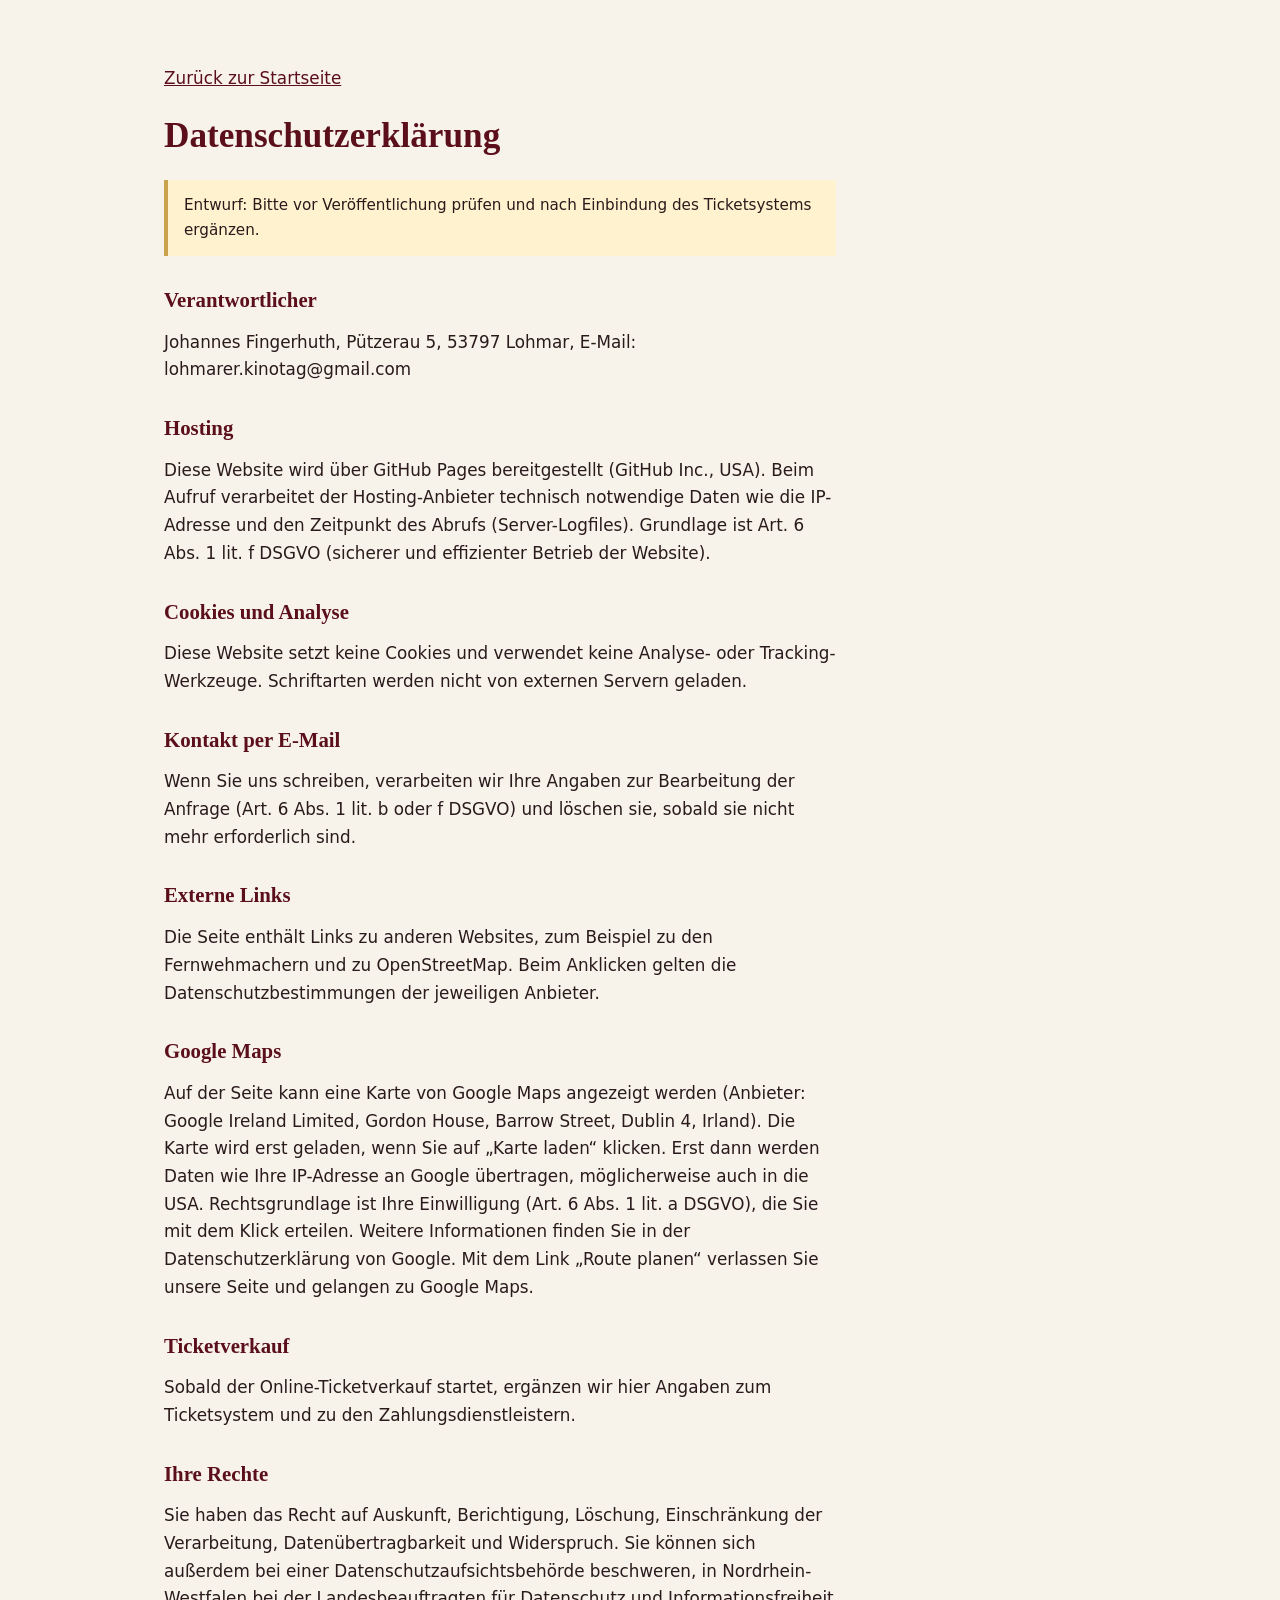
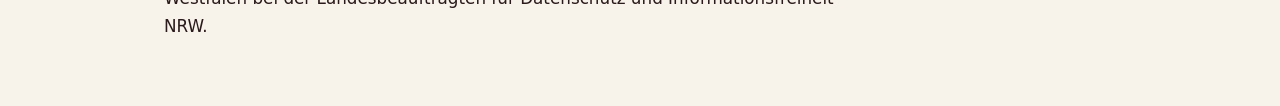
<file: datenschutz.html>
<!DOCTYPE html>
<html lang="de"><head><meta charset="utf-8"><meta name="viewport" content="width=device-width, initial-scale=1"><title>Datenschutz – Lohmarer Kinotag</title><link rel="stylesheet" href="style.css"></head>
<body><main class="seite"><div class="wrap">
<p><a href="index.html">Zurück zur Startseite</a></p>
<h1>Datenschutzerklärung</h1>
<p class="hinweis">Entwurf: Bitte vor Veröffentlichung prüfen und nach Einbindung des Ticketsystems ergänzen.</p>
<h2>Verantwortlicher</h2>
<p>Johannes Fingerhuth, Pützerau 5, 53797 Lohmar, E-Mail: lohmarer.kinotag@gmail.com</p>
<h2>Hosting</h2>
<p>Diese Website wird über GitHub Pages bereitgestellt (GitHub Inc., USA). Beim Aufruf verarbeitet der Hosting-Anbieter technisch notwendige Daten wie die IP-Adresse und den Zeitpunkt des Abrufs (Server-Logfiles). Grundlage ist Art. 6 Abs. 1 lit. f DSGVO (sicherer und effizienter Betrieb der Website).</p>
<h2>Cookies und Analyse</h2>
<p>Diese Website setzt keine Cookies und verwendet keine Analyse- oder Tracking-Werkzeuge. Schriftarten werden nicht von externen Servern geladen.</p>
<h2>Kontakt per E-Mail</h2>
<p>Wenn Sie uns schreiben, verarbeiten wir Ihre Angaben zur Bearbeitung der Anfrage (Art. 6 Abs. 1 lit. b oder f DSGVO) und löschen sie, sobald sie nicht mehr erforderlich sind.</p>
<h2>Externe Links</h2>
<p>Die Seite enthält Links zu anderen Websites, zum Beispiel zu den Fernwehmachern und zu OpenStreetMap. Beim Anklicken gelten die Datenschutzbestimmungen der jeweiligen Anbieter.</p>
<h2>Google Maps</h2>
<p>Auf der Seite kann eine Karte von Google Maps angezeigt werden (Anbieter: Google Ireland Limited, Gordon House, Barrow Street, Dublin 4, Irland). Die Karte wird erst geladen, wenn Sie auf „Karte laden“ klicken. Erst dann werden Daten wie Ihre IP-Adresse an Google übertragen, möglicherweise auch in die USA. Rechtsgrundlage ist Ihre Einwilligung (Art. 6 Abs. 1 lit. a DSGVO), die Sie mit dem Klick erteilen. Weitere Informationen finden Sie in der Datenschutzerklärung von Google. Mit dem Link „Route planen“ verlassen Sie unsere Seite und gelangen zu Google Maps.</p>
<h2>Ticketverkauf</h2>
<p>Sobald der Online-Ticketverkauf startet, ergänzen wir hier Angaben zum Ticketsystem und zu den Zahlungsdienstleistern.</p>
<h2>Ihre Rechte</h2>
<p>Sie haben das Recht auf Auskunft, Berichtigung, Löschung, Einschränkung der Verarbeitung, Datenübertragbarkeit und Widerspruch. Sie können sich außerdem bei einer Datenschutzaufsichtsbehörde beschweren, in Nordrhein-Westfalen bei der Landesbeauftragten für Datenschutz und Informationsfreiheit NRW.</p>
</div></main></body></html>
</file>
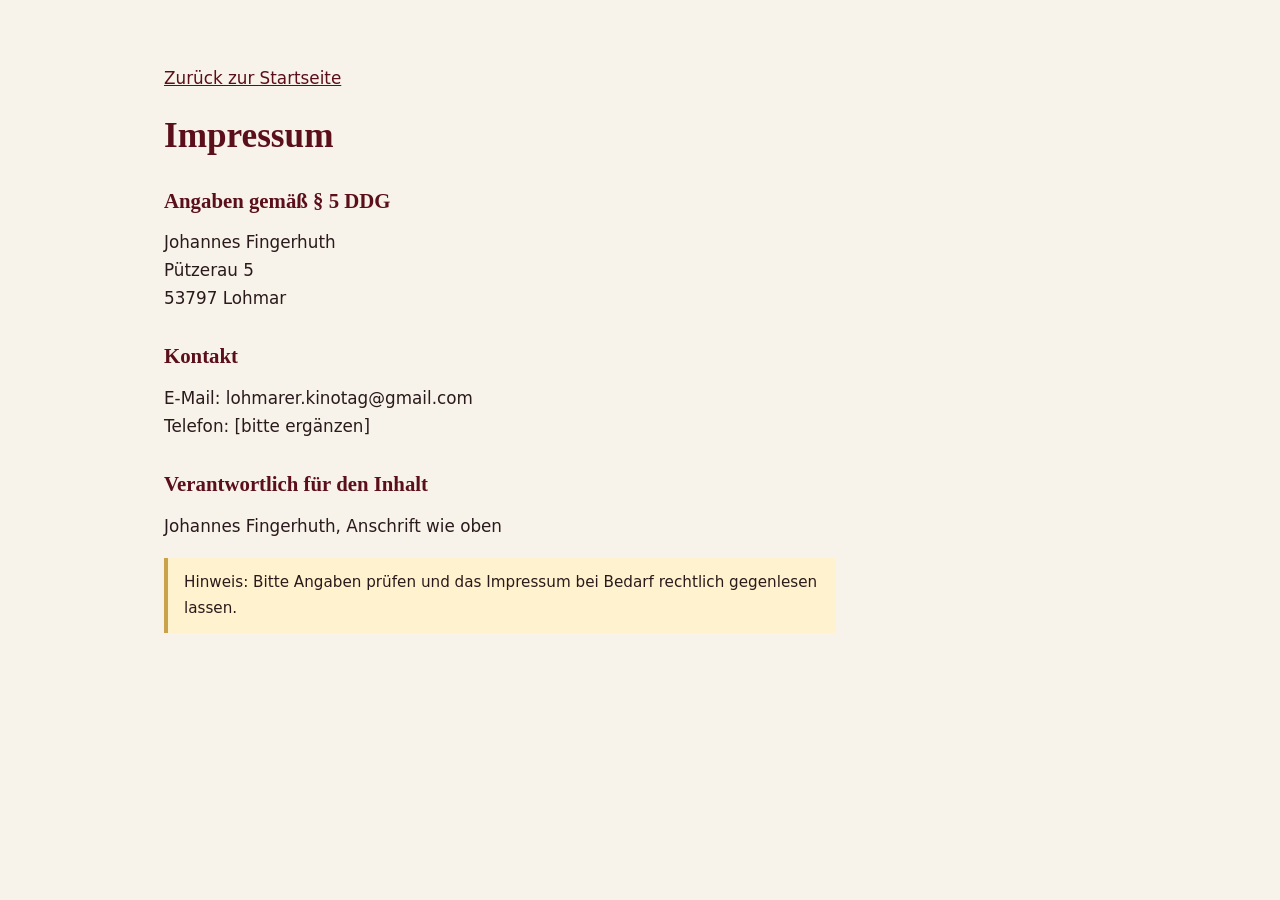
<file: impressum.html>
<!DOCTYPE html>
<html lang="de"><head><meta charset="utf-8"><meta name="viewport" content="width=device-width, initial-scale=1"><title>Impressum – Lohmarer Kinotag</title><link rel="stylesheet" href="style.css"></head>
<body><main class="seite"><div class="wrap">
<p><a href="index.html">Zurück zur Startseite</a></p>
<h1>Impressum</h1>
<h2>Angaben gemäß § 5 DDG</h2>
<p>Johannes Fingerhuth<br>Pützerau 5<br>53797 Lohmar</p>
<h2>Kontakt</h2>
<p>E-Mail: lohmarer.kinotag@gmail.com<br>Telefon: [bitte ergänzen]</p>
<h2>Verantwortlich für den Inhalt</h2>
<p>Johannes Fingerhuth, Anschrift wie oben</p>
<p class="hinweis">Hinweis: Bitte Angaben prüfen und das Impressum bei Bedarf rechtlich gegenlesen lassen.</p>
</div></main></body></html>
</file>
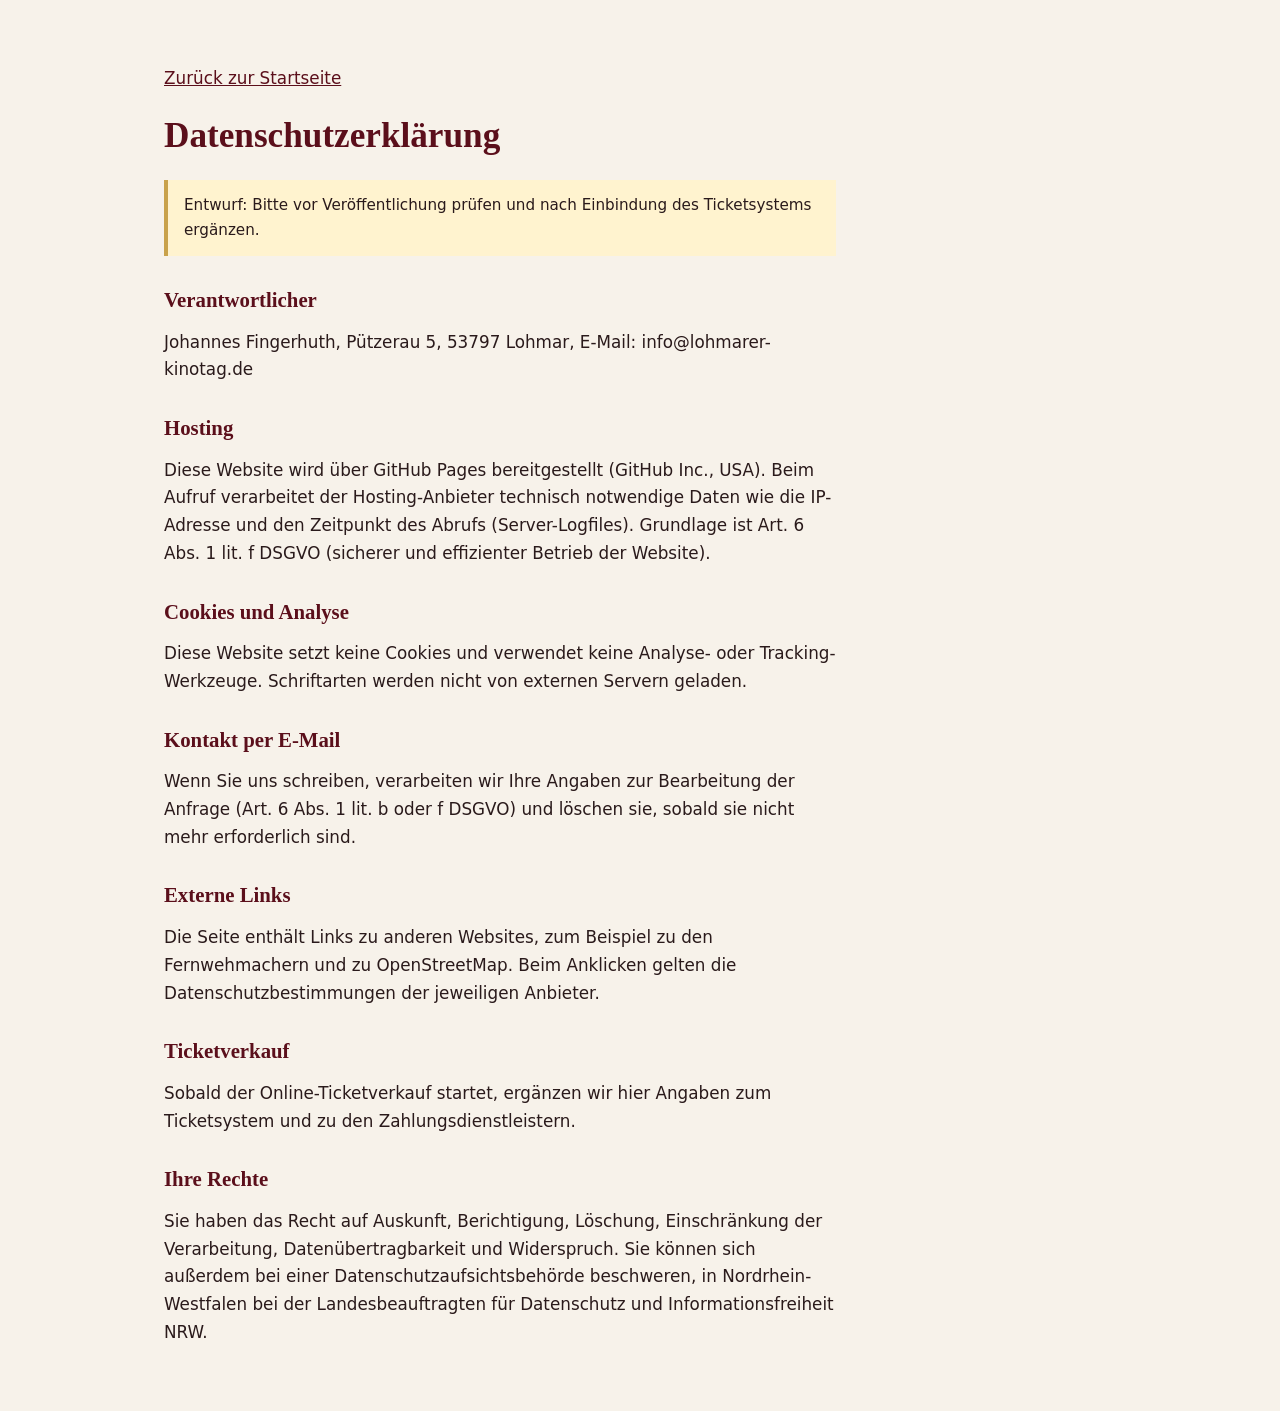
<file: lohmarer-kinotag/datenschutz.html>
<!DOCTYPE html>
<html lang="de"><head><meta charset="utf-8"><meta name="viewport" content="width=device-width, initial-scale=1"><title>Datenschutz – Lohmarer Kinotag</title><link rel="stylesheet" href="style.css"></head>
<body><main class="seite"><div class="wrap">
<p><a href="index.html">Zurück zur Startseite</a></p>
<h1>Datenschutzerklärung</h1>
<p class="hinweis">Entwurf: Bitte vor Veröffentlichung prüfen und nach Einbindung des Ticketsystems ergänzen.</p>
<h2>Verantwortlicher</h2>
<p>Johannes Fingerhuth, Pützerau 5, 53797 Lohmar, E-Mail: info@lohmarer-kinotag.de</p>
<h2>Hosting</h2>
<p>Diese Website wird über GitHub Pages bereitgestellt (GitHub Inc., USA). Beim Aufruf verarbeitet der Hosting-Anbieter technisch notwendige Daten wie die IP-Adresse und den Zeitpunkt des Abrufs (Server-Logfiles). Grundlage ist Art. 6 Abs. 1 lit. f DSGVO (sicherer und effizienter Betrieb der Website).</p>
<h2>Cookies und Analyse</h2>
<p>Diese Website setzt keine Cookies und verwendet keine Analyse- oder Tracking-Werkzeuge. Schriftarten werden nicht von externen Servern geladen.</p>
<h2>Kontakt per E-Mail</h2>
<p>Wenn Sie uns schreiben, verarbeiten wir Ihre Angaben zur Bearbeitung der Anfrage (Art. 6 Abs. 1 lit. b oder f DSGVO) und löschen sie, sobald sie nicht mehr erforderlich sind.</p>
<h2>Externe Links</h2>
<p>Die Seite enthält Links zu anderen Websites, zum Beispiel zu den Fernwehmachern und zu OpenStreetMap. Beim Anklicken gelten die Datenschutzbestimmungen der jeweiligen Anbieter.</p>
<h2>Ticketverkauf</h2>
<p>Sobald der Online-Ticketverkauf startet, ergänzen wir hier Angaben zum Ticketsystem und zu den Zahlungsdienstleistern.</p>
<h2>Ihre Rechte</h2>
<p>Sie haben das Recht auf Auskunft, Berichtigung, Löschung, Einschränkung der Verarbeitung, Datenübertragbarkeit und Widerspruch. Sie können sich außerdem bei einer Datenschutzaufsichtsbehörde beschweren, in Nordrhein-Westfalen bei der Landesbeauftragten für Datenschutz und Informationsfreiheit NRW.</p>
</div></main></body></html>
</file>
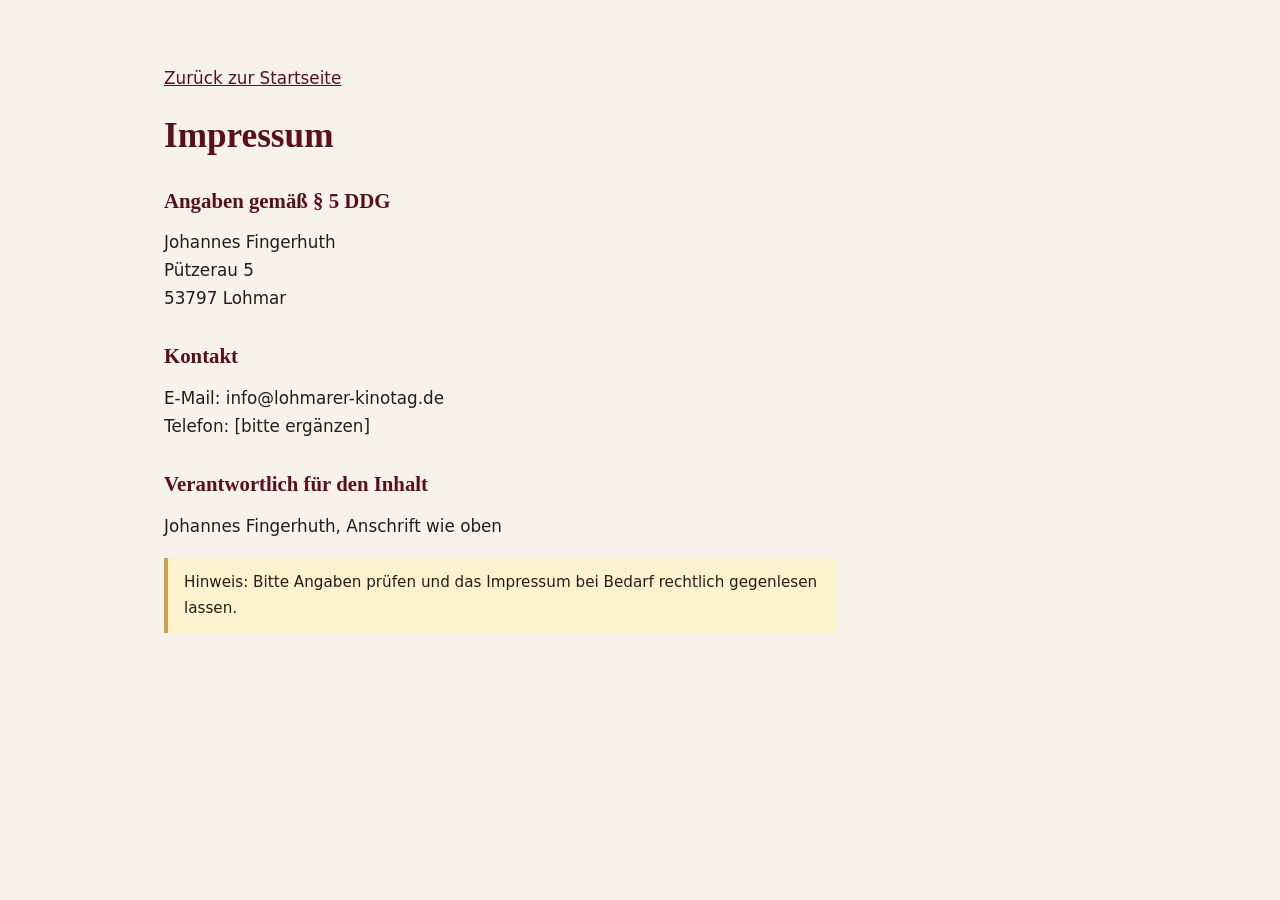
<file: lohmarer-kinotag/impressum.html>
<!DOCTYPE html>
<html lang="de"><head><meta charset="utf-8"><meta name="viewport" content="width=device-width, initial-scale=1"><title>Impressum – Lohmarer Kinotag</title><link rel="stylesheet" href="style.css"></head>
<body><main class="seite"><div class="wrap">
<p><a href="index.html">Zurück zur Startseite</a></p>
<h1>Impressum</h1>
<h2>Angaben gemäß § 5 DDG</h2>
<p>Johannes Fingerhuth<br>Pützerau 5<br>53797 Lohmar</p>
<h2>Kontakt</h2>
<p>E-Mail: info@lohmarer-kinotag.de<br>Telefon: [bitte ergänzen]</p>
<h2>Verantwortlich für den Inhalt</h2>
<p>Johannes Fingerhuth, Anschrift wie oben</p>
<p class="hinweis">Hinweis: Bitte Angaben prüfen und das Impressum bei Bedarf rechtlich gegenlesen lassen.</p>
</div></main></body></html>
</file>
<file: style.css>
:root{--rot:#5b0f1b;--rot-tief:#3a0910;--schwarz:#150c0d;--weiss:#f7f2ea;--gold:#c9a24b;--gold-hell:#e3c882;--text:#2a1a1b;--serif:Georgia,"Palatino Linotype",Palatino,serif;--sans:system-ui,-apple-system,"Segoe UI",Roboto,Arial,sans-serif}
*{box-sizing:border-box}html{scroll-behavior:smooth;scroll-padding-top:4rem}
body{margin:0;font-family:var(--sans);color:var(--text);background:var(--weiss);line-height:1.65;font-size:1.05rem}
img{max-width:100%;height:auto;display:block}a{color:var(--rot)}
:focus-visible{outline:3px solid var(--gold);outline-offset:3px}
.wrap{max-width:62rem;margin:0 auto;padding:0 1.25rem}
h1,h2,h3{font-family:var(--serif);line-height:1.15;font-weight:700}
h2{font-size:clamp(1.7rem,4vw,2.4rem);margin:0 0 1rem;color:var(--rot)}
p{max-width:42rem}
nav{position:sticky;top:0;z-index:5;background:var(--schwarz);border-bottom:2px solid var(--gold)}
nav .wrap{display:flex;gap:1.25rem;align-items:center;overflow-x:auto;white-space:nowrap;padding-top:.7rem;padding-bottom:.7rem}
nav a{color:var(--weiss);text-decoration:none;font-size:.95rem}nav a:hover{color:var(--gold-hell)}
nav .tix{margin-left:auto;background:var(--gold);color:var(--schwarz);padding:.35rem .9rem;border-radius:2px;font-weight:700}
.hero{background:linear-gradient(rgba(58,9,16,.78),rgba(21,12,13,.9)),url(images/hero.jpg) center/cover,var(--rot-tief);color:var(--weiss);padding:5rem 0 4.5rem}
.hero h1{font-size:clamp(2.2rem,7vw,4.4rem);margin:0 0 .5rem;color:var(--weiss)}
.hero .sub{font-family:var(--serif);font-size:clamp(1.2rem,3vw,1.7rem);color:var(--gold-hell);margin:0 0 1.5rem}
.hero p{color:#eadfd2}
.btn{display:inline-block;background:var(--gold);color:var(--schwarz);padding:.8rem 1.6rem;font-weight:700;text-decoration:none;border-radius:2px}
.btn:hover{background:var(--gold-hell)}
.btn.zweit{background:transparent;color:var(--weiss);border:2px solid var(--gold);margin-left:.5rem}
section{padding:3.5rem 0}
.dunkel{background:var(--schwarz);color:var(--weiss)}.dunkel h2{color:var(--gold-hell)}.dunkel a{color:var(--gold-hell)}
.zwei{display:grid;gap:2rem;grid-template-columns:1fr}
@media(min-width:760px){.zwei{grid-template-columns:1fr 1fr;align-items:center}}
.foto{border:3px solid var(--gold);background:var(--rot-tief);min-height:12rem}
.fotos{display:grid;gap:.8rem;grid-template-columns:repeat(auto-fit,minmax(11rem,1fr));margin-top:1.5rem}
.fotos img{width:100%;aspect-ratio:3/2;object-fit:cover;border:2px solid var(--gold);background:var(--rot-tief)}
.ticket{background:var(--weiss);color:var(--text);border:2px dashed var(--rot);outline:6px solid var(--gold);outline-offset:-14px;padding:2rem 1.8rem;max-width:34rem;margin-top:1.5rem}
.ticket dl{margin:0 0 1.2rem;display:grid;grid-template-columns:auto 1fr;gap:.4rem 1.2rem}
.ticket dt{font-weight:700;color:var(--rot)}.ticket dd{margin:0}
.ticket .preis{font-family:var(--serif);font-size:2.4rem;color:var(--rot);margin:0}
.liste{padding-left:1.1rem}.liste li{margin:.35rem 0}
.sponsoren{display:grid;gap:1rem;grid-template-columns:repeat(auto-fit,minmax(13rem,1fr));margin-top:1.2rem}
.sponsor{border:1px solid var(--gold);padding:1.2rem;text-align:center;font-family:var(--serif)}
.sponsor span{display:block;font-family:var(--sans);font-size:.85rem;color:#d8c9b8;margin-top:.3rem}
details{border-bottom:1px solid #cdbfae;padding:.8rem 0}summary{cursor:pointer;font-weight:700;color:var(--rot)}
details p{margin:.6rem 0 0}
footer{background:var(--rot-tief);color:var(--weiss);padding:2rem 0;font-size:.95rem}
footer a{color:var(--gold-hell)}footer .wrap{display:flex;flex-wrap:wrap;gap:1rem 2rem;justify-content:space-between}
.seite{padding:3rem 0}.seite h1{color:var(--rot);font-size:2.2rem}.seite h2{font-size:1.3rem;margin-top:2rem}
.hinweis{background:#fff3cf;border-left:4px solid var(--gold);padding:.8rem 1rem;max-width:42rem;font-size:.95rem}
#fragen summary{color:var(--weiss)}#fragen details p{color:var(--gold)}#fragen details{border-bottom-color:#4a3436}
.plakat{max-width:22rem;width:100%;margin:0 auto}
.routentitel{font-size:1.3rem;color:var(--rot);margin:2.5rem 0 1rem}
.route{list-style:none;margin:0;padding:0;display:grid;gap:0;grid-template-columns:1fr}
.route li{position:relative;padding:0 0 1.2rem 2rem;border-left:2px solid var(--gold);margin-left:.5rem;font-family:var(--serif);font-weight:700;color:var(--rot);font-size:1.1rem}
.route li::before{content:"";position:absolute;left:-.55rem;top:.35rem;width:.9rem;height:.9rem;border-radius:50%;background:var(--gold);border:2px solid var(--rot)}
.route li:last-child{border-left-color:transparent}
.route span{display:block;font-family:var(--sans);font-weight:400;font-size:.9rem;color:var(--text)}
@media(min-width:760px){.route{grid-template-columns:repeat(6,1fr)}.route li{border-left:0;border-top:2px solid var(--gold);margin:0;padding:1.4rem .6rem 0 0}.route li::before{left:0;top:-.5rem}.route li:last-child{border-top-color:var(--gold)}}
.kartenbox{border:3px solid var(--gold);background:var(--rot-tief);min-height:20rem;display:flex;flex-direction:column;align-items:center;justify-content:center;text-align:center;padding:1.5rem;gap:1rem}
.kartenbox iframe{border:0;width:100%;height:100%;min-height:20rem;display:block}
.kartenbox:has(iframe){padding:0;display:block}
.passliste{display:grid;gap:1.2rem;grid-template-columns:repeat(auto-fit,minmax(15rem,1fr));margin:1.5rem 0}
.pass{background:#fff;border:2px solid var(--gold);display:flex;flex-direction:column}
.pass-kopf{background:var(--rot);color:var(--gold-hell);font-size:.78rem;letter-spacing:.12em;text-transform:uppercase;padding:.55rem 1rem}
.pass-logo{height:6rem;display:flex;align-items:center;justify-content:center;padding:1rem;border-bottom:2px dashed #d9c9aa}
.pass-logo img{max-height:100%;max-width:100%;object-fit:contain}
.pass h3{font-size:1.3rem;margin:1rem 1rem .3rem;color:var(--rot)}
.pass p{margin:0 1rem 1rem;font-size:.97rem}
.pass a{margin:auto 1rem 1rem;font-weight:700}
.pass-frei{background:transparent;border-style:dashed}
.pass-frei .pass-kopf{background:transparent;color:var(--rot);border-bottom:2px dashed var(--gold)}
.skizze{margin:2rem 0 0}.skizze img{width:100%;height:auto;border:3px solid var(--gold)}.skizze figcaption{font-size:.85rem;color:#d8c9b8;margin-top:.5rem}
.lead{font-family:var(--serif);font-size:1.3rem;color:var(--rot);line-height:1.4}.live{border-left:4px solid var(--gold);background:#fff;padding:1rem 1.2rem;margin:1.2rem 0;max-width:42rem}.live strong{font-family:var(--serif);color:var(--rot);font-size:1.15rem}.live p{margin:.4rem 0 0}
</file>
<file: lohmarer-kinotag/style.css>
:root{--rot:#5b0f1b;--rot-tief:#3a0910;--schwarz:#150c0d;--weiss:#f7f2ea;--gold:#c9a24b;--gold-hell:#e3c882;--text:#2a1a1b;--serif:Georgia,"Palatino Linotype",Palatino,serif;--sans:system-ui,-apple-system,"Segoe UI",Roboto,Arial,sans-serif}
*{box-sizing:border-box}html{scroll-behavior:smooth;scroll-padding-top:4rem}
body{margin:0;font-family:var(--sans);color:var(--text);background:var(--weiss);line-height:1.65;font-size:1.05rem}
img{max-width:100%;height:auto;display:block}a{color:var(--rot)}
:focus-visible{outline:3px solid var(--gold);outline-offset:3px}
.wrap{max-width:62rem;margin:0 auto;padding:0 1.25rem}
h1,h2,h3{font-family:var(--serif);line-height:1.15;font-weight:700}
h2{font-size:clamp(1.7rem,4vw,2.4rem);margin:0 0 1rem;color:var(--rot)}
p{max-width:42rem}
nav{position:sticky;top:0;z-index:5;background:var(--schwarz);border-bottom:2px solid var(--gold)}
nav .wrap{display:flex;gap:1.25rem;align-items:center;overflow-x:auto;white-space:nowrap;padding-top:.7rem;padding-bottom:.7rem}
nav a{color:var(--weiss);text-decoration:none;font-size:.95rem}nav a:hover{color:var(--gold-hell)}
nav .tix{margin-left:auto;background:var(--gold);color:var(--schwarz);padding:.35rem .9rem;border-radius:2px;font-weight:700}
.hero{background:linear-gradient(rgba(58,9,16,.78),rgba(21,12,13,.9)),url(images/hero.jpg) center/cover,var(--rot-tief);color:var(--weiss);padding:5rem 0 4.5rem}
.hero h1{font-size:clamp(2.2rem,7vw,4.4rem);margin:0 0 .5rem;color:var(--weiss)}
.hero .sub{font-family:var(--serif);font-size:clamp(1.2rem,3vw,1.7rem);color:var(--gold-hell);margin:0 0 1.5rem}
.hero p{color:#eadfd2}
.btn{display:inline-block;background:var(--gold);color:var(--schwarz);padding:.8rem 1.6rem;font-weight:700;text-decoration:none;border-radius:2px}
.btn:hover{background:var(--gold-hell)}
.btn.zweit{background:transparent;color:var(--weiss);border:2px solid var(--gold);margin-left:.5rem}
section{padding:3.5rem 0}
.dunkel{background:var(--schwarz);color:var(--weiss)}.dunkel h2{color:var(--gold-hell)}.dunkel a{color:var(--gold-hell)}
.zwei{display:grid;gap:2rem;grid-template-columns:1fr}
@media(min-width:760px){.zwei{grid-template-columns:1fr 1fr;align-items:center}}
.foto{border:3px solid var(--gold);background:var(--rot-tief);min-height:12rem}
.fotos{display:grid;gap:.8rem;grid-template-columns:repeat(auto-fit,minmax(11rem,1fr));margin-top:1.5rem}
.fotos img{width:100%;aspect-ratio:3/2;object-fit:cover;border:2px solid var(--gold);background:var(--rot-tief)}
.ticket{background:var(--weiss);color:var(--text);border:2px dashed var(--rot);outline:6px solid var(--gold);outline-offset:-14px;padding:2rem 1.8rem;max-width:34rem;margin-top:1.5rem}
.ticket dl{margin:0 0 1.2rem;display:grid;grid-template-columns:auto 1fr;gap:.4rem 1.2rem}
.ticket dt{font-weight:700;color:var(--rot)}.ticket dd{margin:0}
.ticket .preis{font-family:var(--serif);font-size:2.4rem;color:var(--rot);margin:0}
.liste{padding-left:1.1rem}.liste li{margin:.35rem 0}
.sponsoren{display:grid;gap:1rem;grid-template-columns:repeat(auto-fit,minmax(13rem,1fr));margin-top:1.2rem}
.sponsor{border:1px solid var(--gold);padding:1.2rem;text-align:center;font-family:var(--serif)}
.sponsor span{display:block;font-family:var(--sans);font-size:.85rem;color:#d8c9b8;margin-top:.3rem}
details{border-bottom:1px solid #cdbfae;padding:.8rem 0}summary{cursor:pointer;font-weight:700;color:var(--rot)}
details p{margin:.6rem 0 0}
footer{background:var(--rot-tief);color:var(--weiss);padding:2rem 0;font-size:.95rem}
footer a{color:var(--gold-hell)}footer .wrap{display:flex;flex-wrap:wrap;gap:1rem 2rem;justify-content:space-between}
.seite{padding:3rem 0}.seite h1{color:var(--rot);font-size:2.2rem}.seite h2{font-size:1.3rem;margin-top:2rem}
.hinweis{background:#fff3cf;border-left:4px solid var(--gold);padding:.8rem 1rem;max-width:42rem;font-size:.95rem}
</file>
